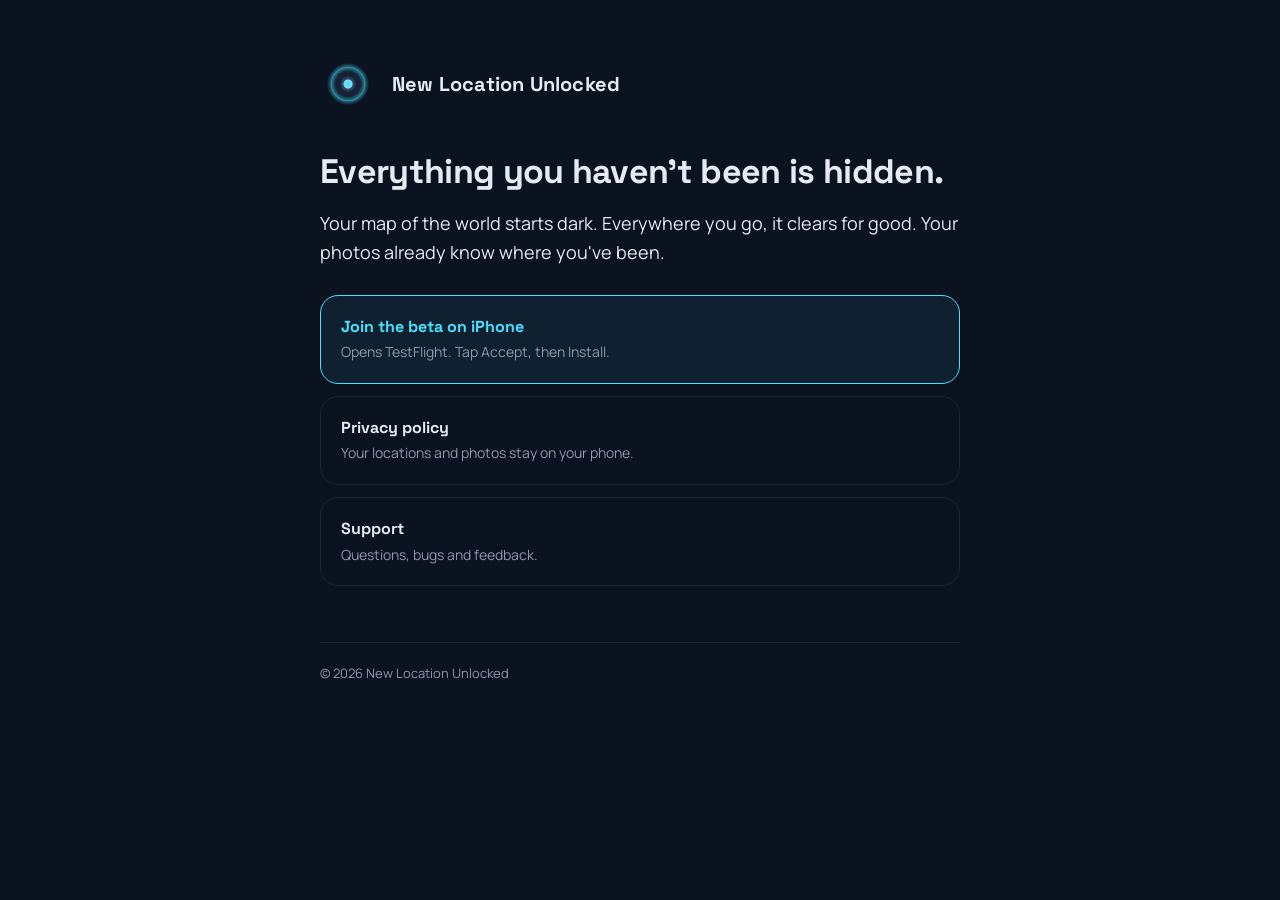
<file: index.html>
<!doctype html><html lang="en"><head><meta charset="utf-8"><meta name="viewport" content="width=device-width,initial-scale=1">
<title>New Location Unlocked</title><meta name="description" content="A map of the world that starts dark and clears everywhere you go."><link rel="preconnect" href="https://fonts.googleapis.com"><link rel="preconnect" href="https://fonts.gstatic.com" crossorigin><link href="https://fonts.googleapis.com/css2?family=Manrope:wght@400;500;600&family=Space+Grotesk:wght@500;700&display=swap" rel="stylesheet"><link rel="stylesheet" href="style.css"></head>
<body><main>
<header><img src="mark.png" alt=""><span class="brand">New Location Unlocked</span></header>
<h1>Everything you haven't been is hidden.</h1>
<p class="lede">Your map of the world starts dark. Everywhere you go, it clears for good. Your photos already know where you've been.</p>
<div class="cards">
<a class="card join" href="https://testflight.apple.com/join/qARWtgnj"><strong>Join the beta on iPhone</strong><span>Opens TestFlight. Tap Accept, then Install.</span></a>
<a class="card" href="privacy.html"><strong>Privacy policy</strong><span>Your locations and photos stay on your phone.</span></a>
<a class="card" href="support.html"><strong>Support</strong><span>Questions, bugs and feedback.</span></a>
</div>
<footer>© 2026 New Location Unlocked</footer>
</main></body></html>
</file>
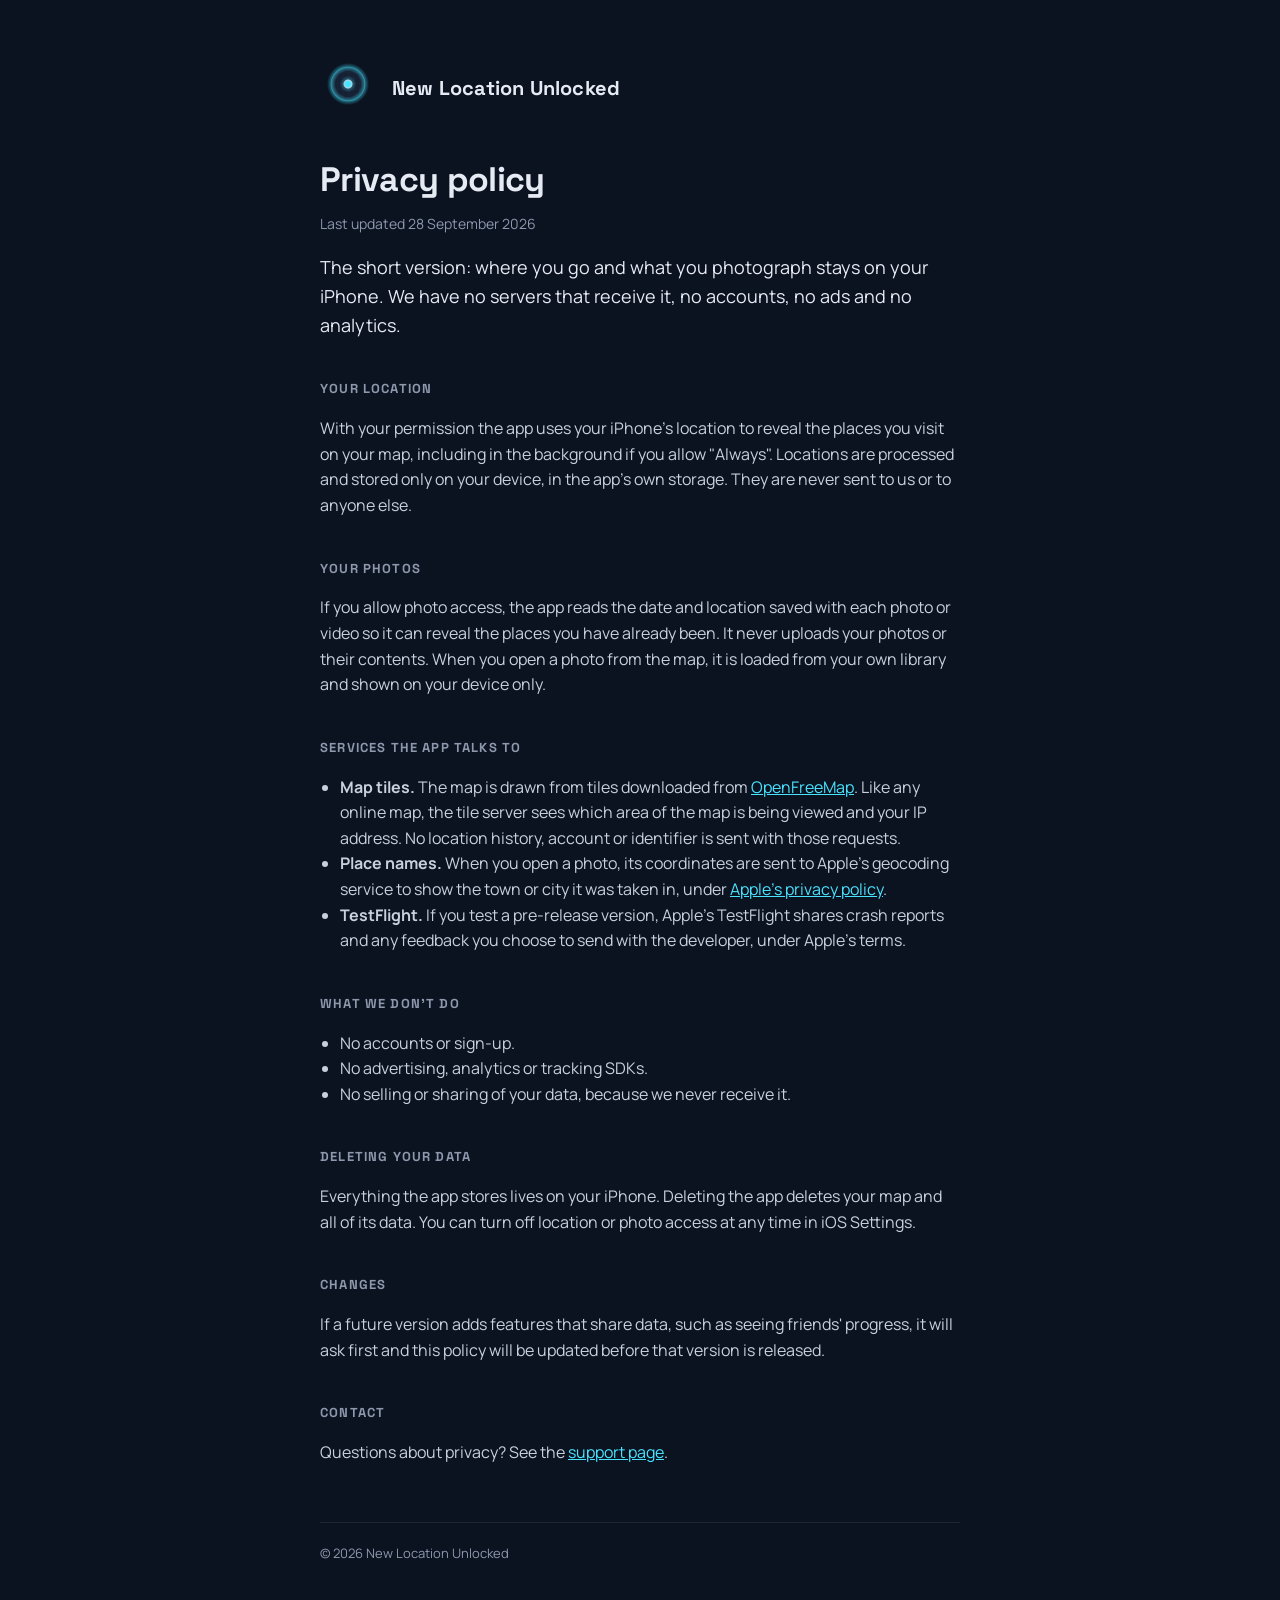
<file: privacy.html>
<!doctype html><html lang="en"><head><meta charset="utf-8"><meta name="viewport" content="width=device-width,initial-scale=1">
<title>Privacy policy · New Location Unlocked</title><link rel="preconnect" href="https://fonts.googleapis.com"><link rel="preconnect" href="https://fonts.gstatic.com" crossorigin><link href="https://fonts.googleapis.com/css2?family=Manrope:wght@400;500;600&family=Space+Grotesk:wght@500;700&display=swap" rel="stylesheet"><link rel="stylesheet" href="style.css"></head>
<body><main>
<header><a href="./"><img src="mark.png" alt=""></a><a class="brand" href="./">New Location Unlocked</a></header>
<h1>Privacy policy</h1>
<p class="meta">Last updated 28 September 2026</p>
<p class="lede">The short version: where you go and what you photograph stays on your iPhone. We have no servers that receive it, no accounts, no ads and no analytics.</p>

<h2>Your location</h2>
<p>With your permission the app uses your iPhone's location to reveal the places you visit on your map, including in the background if you allow "Always". Locations are processed and stored only on your device, in the app's own storage. They are never sent to us or to anyone else.</p>

<h2>Your photos</h2>
<p>If you allow photo access, the app reads the date and location saved with each photo or video so it can reveal the places you have already been. It never uploads your photos or their contents. When you open a photo from the map, it is loaded from your own library and shown on your device only.</p>

<h2>Services the app talks to</h2>
<ul>
<li><strong>Map tiles.</strong> The map is drawn from tiles downloaded from <a href="https://openfreemap.org">OpenFreeMap</a>. Like any online map, the tile server sees which area of the map is being viewed and your IP address. No location history, account or identifier is sent with those requests.</li>
<li><strong>Place names.</strong> When you open a photo, its coordinates are sent to Apple's geocoding service to show the town or city it was taken in, under <a href="https://www.apple.com/legal/privacy/">Apple's privacy policy</a>.</li>
<li><strong>TestFlight.</strong> If you test a pre-release version, Apple's TestFlight shares crash reports and any feedback you choose to send with the developer, under Apple's terms.</li>
</ul>

<h2>What we don't do</h2>
<ul>
<li>No accounts or sign-up.</li>
<li>No advertising, analytics or tracking SDKs.</li>
<li>No selling or sharing of your data, because we never receive it.</li>
</ul>

<h2>Deleting your data</h2>
<p>Everything the app stores lives on your iPhone. Deleting the app deletes your map and all of its data. You can turn off location or photo access at any time in iOS Settings.</p>

<h2>Changes</h2>
<p>If a future version adds features that share data, such as seeing friends' progress, it will ask first and this policy will be updated before that version is released.</p>

<h2>Contact</h2>
<p>Questions about privacy? See the <a href="support.html">support page</a>.</p>
<footer>© 2026 New Location Unlocked</footer>
</main></body></html>
</file>
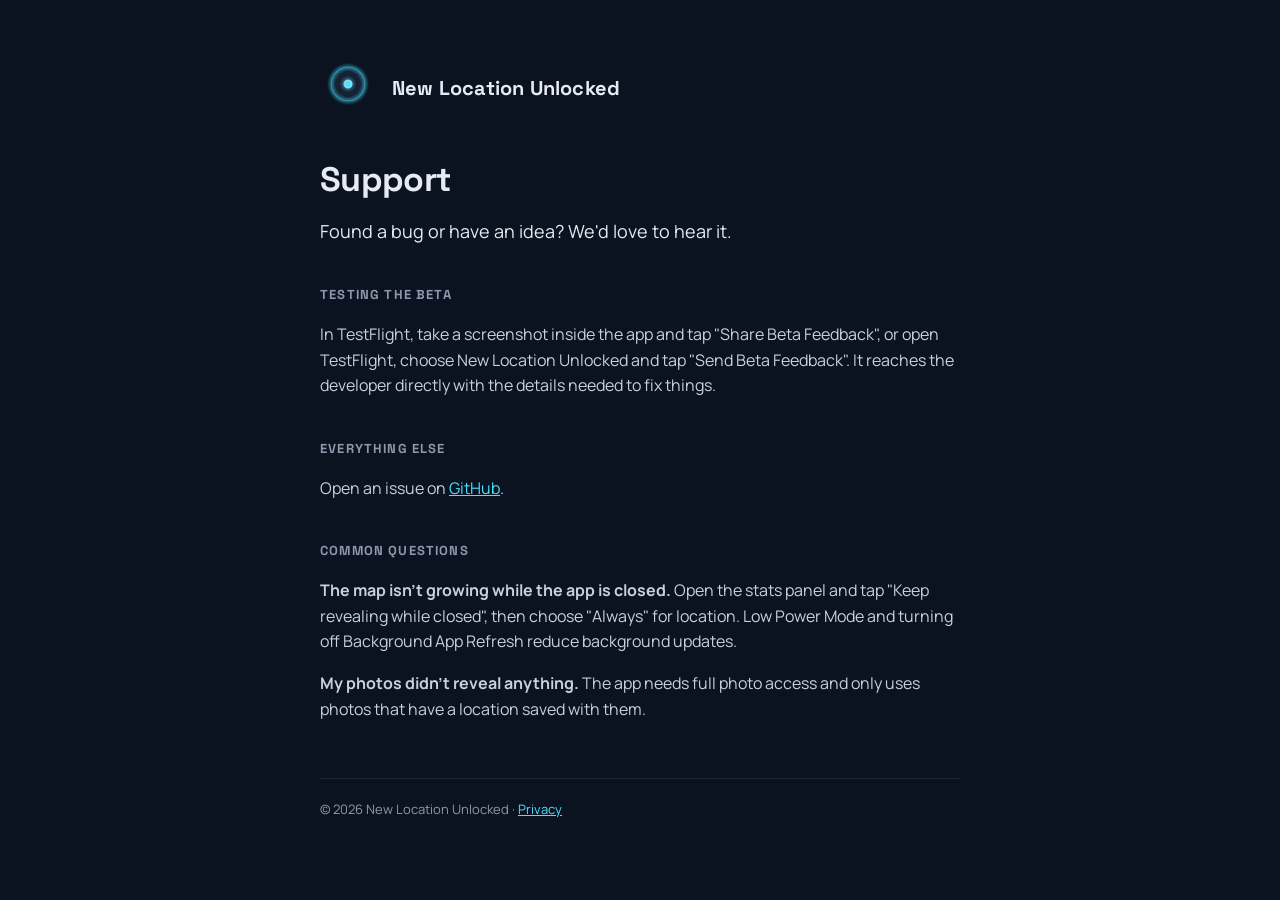
<file: support.html>
<!doctype html><html lang="en"><head><meta charset="utf-8"><meta name="viewport" content="width=device-width,initial-scale=1">
<title>Support · New Location Unlocked</title><link rel="preconnect" href="https://fonts.googleapis.com"><link rel="preconnect" href="https://fonts.gstatic.com" crossorigin><link href="https://fonts.googleapis.com/css2?family=Manrope:wght@400;500;600&family=Space+Grotesk:wght@500;700&display=swap" rel="stylesheet"><link rel="stylesheet" href="style.css"></head>
<body><main>
<header><a href="./"><img src="mark.png" alt=""></a><a class="brand" href="./">New Location Unlocked</a></header>
<h1>Support</h1>
<p class="lede">Found a bug or have an idea? We'd love to hear it.</p>
<h2>Testing the beta</h2>
<p>In TestFlight, take a screenshot inside the app and tap "Share Beta Feedback", or open TestFlight, choose New Location Unlocked and tap "Send Beta Feedback". It reaches the developer directly with the details needed to fix things.</p>
<h2>Everything else</h2>
<p>Open an issue on <a href="https://github.com/IOROHKI/new-location-unlocked/issues">GitHub</a>.</p>
<h2>Common questions</h2>
<p><strong>The map isn't growing while the app is closed.</strong> Open the stats panel and tap "Keep revealing while closed", then choose "Always" for location. Low Power Mode and turning off Background App Refresh reduce background updates.</p>
<p><strong>My photos didn't reveal anything.</strong> The app needs full photo access and only uses photos that have a location saved with them.</p>
<footer>© 2026 New Location Unlocked · <a href="privacy.html">Privacy</a></footer>
</main></body></html>
</file>
<file: style.css>
:root { --bg:#0B1220; --fg:#E6EAF2; --muted:#8E98AC; --accent:#4AE3FF; --rule:#1C2536; }
* { box-sizing: border-box; }
html { -webkit-text-size-adjust: 100%; }
body { margin:0; background:var(--bg); color:var(--fg); font: 16px/1.6 "Manrope", -apple-system, BlinkMacSystemFont, sans-serif; }
main { max-width: 680px; margin: 0 auto; padding: 56px 20px 80px; }
header { display:flex; align-items:center; gap:16px; margin-bottom:40px; }
header img { width:56px; height:56px; }
header a { color:inherit; text-decoration:none; }
.brand { font-family:"Space Grotesk", sans-serif; font-weight:700; font-size:20px; letter-spacing:.01em; }
h1 { font-family:"Space Grotesk", sans-serif; font-size:34px; line-height:1.15; letter-spacing:-.02em; margin:0 0 8px; }
h2 { font-family:"Space Grotesk", sans-serif; font-size:13px; letter-spacing:.09em; text-transform:uppercase; color:var(--muted); margin:40px 0 10px; }
p, li { color:#C9D0DD; }
ul { padding-left:20px; }
a { color:var(--accent); }
.lede { font-size:18px; color:var(--fg); }
.meta { color:var(--muted); font-size:14px; }
.cards { display:grid; gap:12px; margin-top:28px; }
.card { display:block; padding:18px 20px; border:1px solid var(--rule); border-radius:18px; color:var(--fg); text-decoration:none; }
.card strong { display:block; font-family:"Space Grotesk", sans-serif; }
.card span { color:var(--muted); font-size:14px; }
footer { margin-top:56px; padding-top:20px; border-top:1px solid var(--rule); color:var(--muted); font-size:13px; }
.card.join { border-color: var(--accent); background: rgba(74,227,255,.07); }
.card.join strong { color: var(--accent); }
</file>
